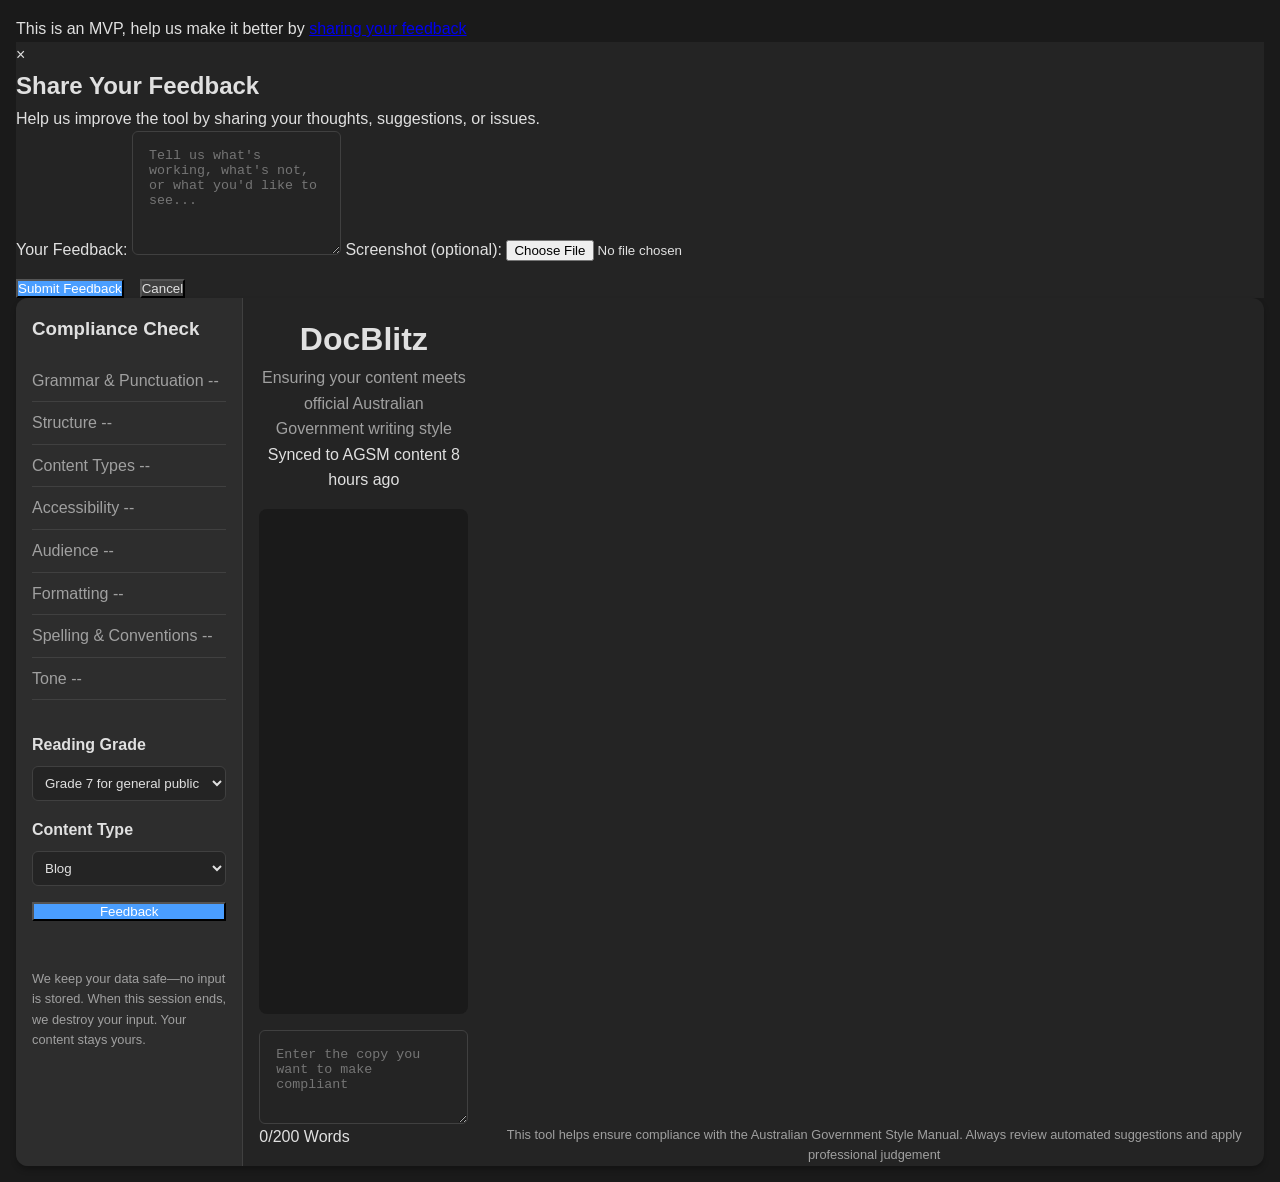
<file: templates/index.html>
<!DOCTYPE html>
<html lang="en">
<head>
    <meta charset="UTF-8">
    <meta name="viewport" content="width=device-width, initial-scale=1.0">
    <title>Government Compliance Tool</title>
    <link rel="stylesheet" href="/static/style.css">
    <link href="https://fonts.googleapis.com/css?family=Inter&display=swap" rel="stylesheet" />
    <link href="https://fonts.googleapis.com/css?family=Roboto+Flex&display=swap" rel="stylesheet" />
    <link href="https://fonts.googleapis.com/css?family=Lustria&display=swap" rel="stylesheet" />
</head>
<body>
    <!-- MVP Feedback Banner -->
    <div class="mvp-banner">
        <p>This is an MVP, help us make it better by <a href="#" id="feedbackLink">sharing your feedback</a></p>
    </div>

    <!-- Feedback Modal -->
    <div id="feedbackModal" class="modal">
        <div class="modal-content">
            <span class="close">&times;</span>
            <h2>Share Your Feedback</h2>
            <p>Help us improve the tool by sharing your thoughts, suggestions, or issues.</p>
            <form id="feedbackForm">
                <label for="feedbackText">Your Feedback:</label>
                <textarea id="feedbackText" name="feedback" rows="6" placeholder="Tell us what's working, what's not, or what you'd like to see..." required></textarea>
                
                <label for="feedbackScreenshot">Screenshot (optional):</label>
                <input type="file" id="feedbackScreenshot" name="screenshot" accept="image/*">
                
                <div class="button-group">
                    <button type="submit" class="btn-primary">Submit Feedback</button>
                    <button type="button" class="btn-secondary" id="cancelFeedback">Cancel</button>
                </div>
                <div id="feedbackStatus" class="feedback-status"></div>
            </form>
        </div>
    </div>

    <div class="container">
        <aside class="sidebar">
            <h3>Compliance Check</h3>
            <ul id="compliance-list">
                <li>Grammar & Punctuation <span class="status placeholder">--</span></li>
                <li>Structure <span class="status placeholder">--</span></li>
                <li>Content Types <span class="status placeholder">--</span></li>
                <li>Accessibility <span class="status placeholder">--</span></li>
                <li>Audience <span class="status placeholder">--</span></li>
                <li>Formatting <span class="status placeholder">--</span></li>
                <li>Spelling & Conventions <span class="status placeholder">--</span></li>
                <li>Tone <span class="status placeholder">--</span></li>
            </ul>
            <label for="readingGrade">Reading Grade</label>
            <select id="readingGrade">
                <option value="5">Grade 5 for young/less literate</option>
                <option value="7" selected>Grade 7 for general public</option>
                <option value="9">Grade 9 for educated adults</option>
                <option value="10">Grade 10 for academic content</option>
            </select>
            <label for="contentType">Content Type</label>
            <select id="contentType">
                <option value="blog">Blog</option>
                <option value="tweet">Tweet</option>
                <option value="email">Email</option>
                <option value="letter">Letter</option>
                <option value="report">Report</option>
                <option value="policy">Policy Document</option>
            </select>
            <button id="feedbackBtn" class="btn-feedback">Feedback</button>
            <p class="privacy-note">We keep your data safe—no input is stored. When this session ends, we destroy your input. Your content stays yours.</p>
        </aside>

        <main class="main-content">
            <header>
                <h1>DocBlitz</h1>
                <p class="subtitle">Ensuring your content meets official Australian Government writing style</p>
                <p class="synced-text">Synced to AGSM content 8 hours ago</p>
            </header>

            <div id="chat-history" class="chat-history"></div>

            <div class="chat-input">
                <textarea id="inputText" placeholder="Enter the copy you want to make compliant" rows="4"></textarea>
                <div class="word-count"><span id="wordCount">0/200 Words</span></div>
            </div>
        </main>

        <footer class="fixed-footer">
            <p>This tool helps ensure compliance with the Australian Government Style Manual. Always review automated suggestions and apply professional judgement</p>
        </footer>
    </div>

    <script>
        // Existing script from subagent result, with fixed footer and scrolling chat
        const chatHistory = document.getElementById('chat-history');
        const inputText = document.getElementById('inputText');
        const readingGrade = document.getElementById('readingGrade');
        const contentType = document.getElementById('contentType');
        const analyzeBtn = document.getElementById('analyzeBtn');
        const clearBtn = document.getElementById('clearBtn');
        const feedbackBtn = document.getElementById('feedbackBtn');
        const wordCount = document.getElementById('wordCount');

        // Update word count
        inputText.addEventListener('input', () => {
            const words = inputText.value.trim().split(/\s+/).length;
            wordCount.textContent = `${words}/200 Words`;
        });

        // Analyze
        analyzeBtn.addEventListener('click', async () => {
            // ... (existing submit logic)
        });

        // Clear
        clearBtn.addEventListener('click', () => {
            // ... (existing clear logic)
        });

        // Feedback
        feedbackBtn.addEventListener('click', () => {
            feedbackModal.style.display = 'block';
        });

        // ... (rest of script for modal, submit, etc.)
    </script>
</body>
</html>
</file>
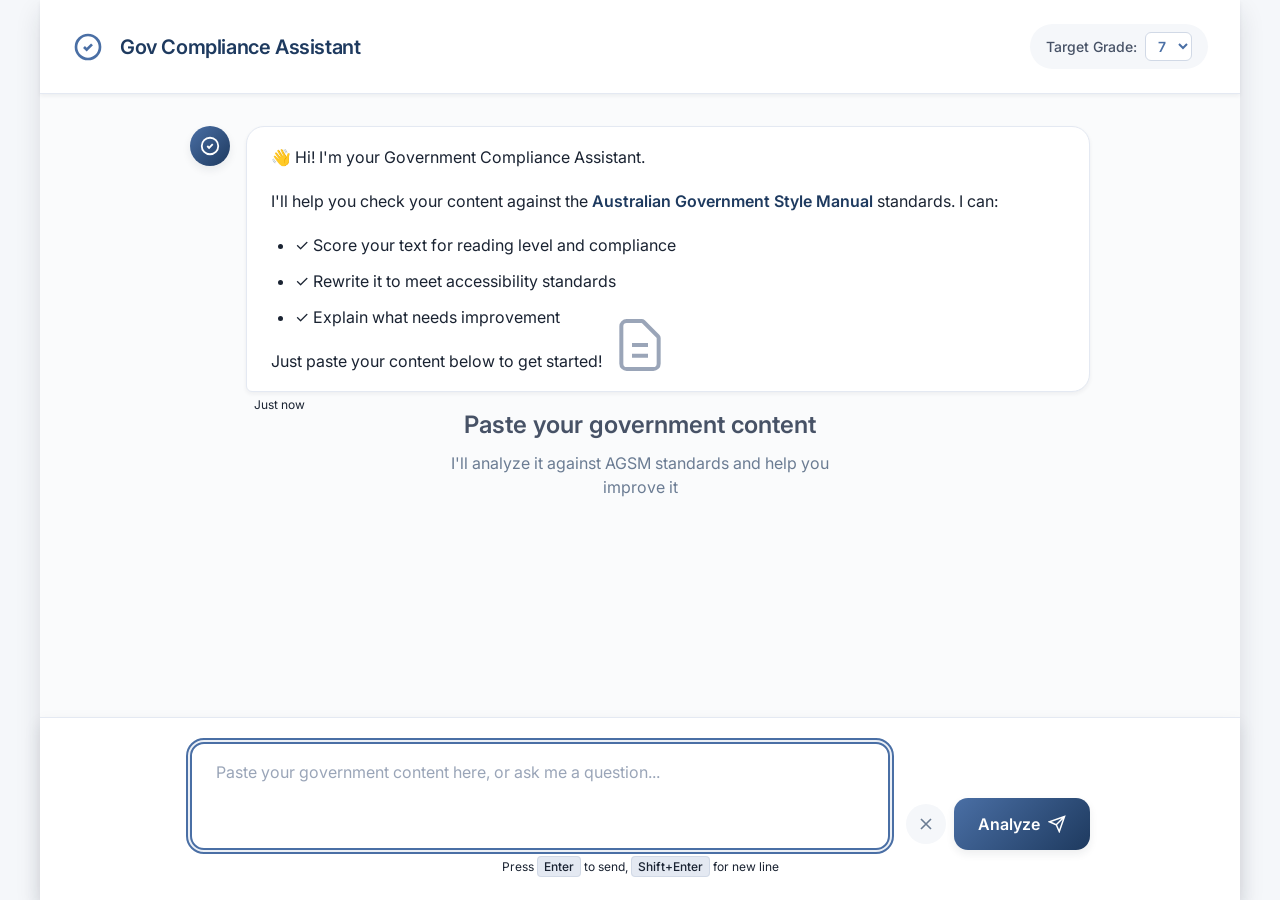
<file: templates/index-chat.html>
<!DOCTYPE html>
<html lang="en">
<head>
    <meta charset="UTF-8">
    <meta name="viewport" content="width=device-width, initial-scale=1.0">
    <title>Gov Compliance Assistant</title>
    <link rel="stylesheet" href="/static/style-chat.css">
    <link rel="preconnect" href="https://fonts.googleapis.com">
    <link rel="preconnect" href="https://fonts.gstatic.com" crossorigin>
    <link href="https://fonts.googleapis.com/css2?family=Inter:wght@400;500;600;700&display=swap" rel="stylesheet">
</head>
<body>
    <div class="app-container">
        <!-- Header -->
        <header class="app-header">
            <div class="header-content">
                <div class="logo-section">
                    <svg class="logo-icon" viewBox="0 0 24 24" fill="none" stroke="currentColor" stroke-width="2">
                        <path d="M9 12l2 2 4-4m6 2a9 9 0 11-18 0 9 9 0 0118 0z"/>
                    </svg>
                    <h1>Gov Compliance Assistant</h1>
                </div>
                <div class="header-meta">
                    <span class="grade-badge">
                        <span class="badge-label">Target Grade:</span>
                        <select id="headerGrade" class="grade-select">
                            <option value="6">6</option>
                            <option value="7" selected>7</option>
                            <option value="8">8</option>
                            <option value="9">9</option>
                        </select>
                    </span>
                </div>
            </div>
        </header>

        <!-- Chat Container -->
        <main class="chat-container" id="chatContainer" role="main" aria-label="Compliance analysis chat">
            <div class="chat-messages" id="chatMessages" role="log" aria-live="polite" aria-atomic="false">
                <!-- Welcome Message -->
                <div class="message-wrapper ai-message">
                    <div class="message-avatar">
                        <svg viewBox="0 0 24 24" fill="none" stroke="currentColor" stroke-width="2">
                            <path d="M9 12l2 2 4-4m6 2a9 9 0 11-18 0 9 9 0 0118 0z"/>
                        </svg>
                    </div>
                    <div class="message-content">
                        <div class="message-bubble">
                            <p>👋 Hi! I'm your Government Compliance Assistant.</p>
                            <p>I'll help you check your content against the <strong>Australian Government Style Manual</strong> standards. I can:</p>
                            <ul>
                                <li>✓ Score your text for reading level and compliance</li>
                                <li>✓ Rewrite it to meet accessibility standards</li>
                                <li>✓ Explain what needs improvement</li>
                            </ul>
                            <p>Just paste your content below to get started!</p>
                        </div>
                        <div class="message-timestamp">Just now</div>
                    </div>
                </div>
            </div>

            <!-- Empty State -->
            <div class="empty-state" id="emptyState">
                <svg class="empty-icon" viewBox="0 0 24 24" fill="none" stroke="currentColor" stroke-width="1.5">
                    <path d="M9 12h6m-6 4h6m2 5H7a2 2 0 01-2-2V5a2 2 0 012-2h5.586a1 1 0 01.707.293l5.414 5.414a1 1 0 01.293.707V19a2 2 0 01-2 2z"/>
                </svg>
                <h2>Paste your government content</h2>
                <p>I'll analyze it against AGSM standards and help you improve it</p>
            </div>
        </main>

        <!-- Input Area -->
        <div class="input-container">
            <div class="input-wrapper">
                <textarea 
                    id="messageInput" 
                    class="message-input"
                    placeholder="Paste your government content here, or ask me a question..."
                    rows="3"
                    aria-label="Government content to analyze"
                ></textarea>
                <div class="input-actions">
                    <button id="clearBtn" class="btn-icon" title="Clear input" aria-label="Clear input">
                        <svg viewBox="0 0 24 24" fill="none" stroke="currentColor" stroke-width="2">
                            <path d="M6 18L18 6M6 6l12 12"/>
                        </svg>
                    </button>
                    <button id="sendBtn" class="btn-primary" aria-label="Analyze text for compliance">
                        <span id="sendBtnText">Analyze</span>
                        <svg id="sendBtnIcon" viewBox="0 0 24 24" fill="none" stroke="currentColor" stroke-width="2">
                            <path d="M22 2L11 13M22 2l-7 20-4-9-9-4 20-7z"/>
                        </svg>
                        <span id="sendBtnLoader" class="btn-loader" style="display: none;">
                            <svg viewBox="0 0 24 24" fill="none" stroke="currentColor" stroke-width="2">
                                <circle cx="12" cy="12" r="10"/>
                            </svg>
                        </span>
                    </button>
                </div>
            </div>
            <div class="input-hint">
                Press <kbd>Enter</kbd> to send, <kbd>Shift+Enter</kbd> for new line
            </div>
        </div>
    </div>

    <script>
        // State
        let isAnalyzing = false;
        let messageHistory = [];

        // Elements
        const chatMessages = document.getElementById('chatMessages');
        const messageInput = document.getElementById('messageInput');
        const sendBtn = document.getElementById('sendBtn');
        const clearBtn = document.getElementById('clearBtn');
        const emptyState = document.getElementById('emptyState');
        const headerGrade = document.getElementById('headerGrade');
        const sendBtnText = document.getElementById('sendBtnText');
        const sendBtnIcon = document.getElementById('sendBtnIcon');
        const sendBtnLoader = document.getElementById('sendBtnLoader');

        // Utility: Format timestamp
        function getTimestamp() {
            const now = new Date();
            return now.toLocaleTimeString('en-AU', { hour: '2-digit', minute: '2-digit' });
        }

        // Utility: Add user message
        function addUserMessage(text) {
            const messageEl = document.createElement('div');
            messageEl.className = 'message-wrapper user-message';
            messageEl.innerHTML = `
                <div class="message-content">
                    <div class="message-bubble">
                        <p>${escapeHtml(text.length > 500 ? text.substring(0, 500) + '...' : text)}</p>
                    </div>
                    <div class="message-timestamp">${getTimestamp()}</div>
                </div>
                <div class="message-avatar user-avatar">
                    <svg viewBox="0 0 24 24" fill="none" stroke="currentColor" stroke-width="2">
                        <path d="M16 7a4 4 0 11-8 0 4 4 0 018 0zM12 14a7 7 0 00-7 7h14a7 7 0 00-7-7z"/>
                    </svg>
                </div>
            `;
            chatMessages.appendChild(messageEl);
            scrollToBottom();
            hideEmptyState();
        }

        // Utility: Add AI message
        function addAIMessage(content, streaming = false) {
            const messageEl = document.createElement('div');
            messageEl.className = 'message-wrapper ai-message' + (streaming ? ' streaming' : '');
            messageEl.innerHTML = `
                <div class="message-avatar">
                    <svg viewBox="0 0 24 24" fill="none" stroke="currentColor" stroke-width="2">
                        <path d="M9 12l2 2 4-4m6 2a9 9 0 11-18 0 9 9 0 0118 0z"/>
                    </svg>
                </div>
                <div class="message-content">
                    <div class="message-bubble">
                        ${content}
                    </div>
                    <div class="message-timestamp">${getTimestamp()}</div>
                </div>
            `;
            chatMessages.appendChild(messageEl);
            scrollToBottom();
            return messageEl;
        }

        // Utility: Create score card
        function createScoreCard(scores, title = 'Compliance Results') {
            const checks = scores.compliance.checks;
            const overallPassed = scores.compliance.score >= 75;
            
            return `
                <div class="insight-card">
                    <div class="card-header">
                        <h3>${title}</h3>
                        <span class="card-badge ${overallPassed ? 'success' : 'warning'}">
                            ${scores.compliance.score}% compliant
                        </span>
                    </div>
                    <div class="metrics-grid">
                        <div class="metric-item ${checks.grade_level.passed ? 'pass' : 'fail'}">
                            <div class="metric-icon">
                                ${checks.grade_level.passed ? '✓' : '⚠'}
                            </div>
                            <div class="metric-details">
                                <span class="metric-label">Reading Grade</span>
                                <span class="metric-value">${checks.grade_level.actual}</span>
                                <span class="metric-target">Target: ${checks.grade_level.target}</span>
                            </div>
                        </div>
                        <div class="metric-item ${checks.avg_sentence_length.passed ? 'pass' : 'fail'}">
                            <div class="metric-icon">
                                ${checks.avg_sentence_length.passed ? '✓' : '⚠'}
                            </div>
                            <div class="metric-details">
                                <span class="metric-label">Avg Sentence</span>
                                <span class="metric-value">${checks.avg_sentence_length.actual} words</span>
                                <span class="metric-target">Target: ${checks.avg_sentence_length.target}</span>
                            </div>
                        </div>
                        <div class="metric-item ${checks.max_sentence_length.passed ? 'pass' : 'fail'}">
                            <div class="metric-icon">
                                ${checks.max_sentence_length.passed ? '✓' : '⚠'}
                            </div>
                            <div class="metric-details">
                                <span class="metric-label">Longest Sentence</span>
                                <span class="metric-value">${checks.max_sentence_length.actual} words</span>
                                <span class="metric-target">Target: ${checks.max_sentence_length.target}</span>
                            </div>
                        </div>
                        <div class="metric-item ${checks.passive_voice.passed ? 'pass' : 'fail'}">
                            <div class="metric-icon">
                                ${checks.passive_voice.passed ? '✓' : '⚠'}
                            </div>
                            <div class="metric-details">
                                <span class="metric-label">Passive Voice</span>
                                <span class="metric-value">${checks.passive_voice.actual}</span>
                                <span class="metric-target">Target: ${checks.passive_voice.target}</span>
                            </div>
                        </div>
                    </div>
                </div>
            `;
        }

        // Utility: Create comparison card
        function createComparisonCard(original, improved, confidence) {
            return `
                <div class="insight-card comparison-card">
                    <div class="card-header">
                        <h3>Improved Version</h3>
                        <span class="card-badge ${confidence >= 90 ? 'success' : confidence >= 75 ? 'warning' : 'error'}">
                            ${confidence}% confidence
                        </span>
                    </div>
                    <div class="comparison-grid">
                        <div class="comparison-item">
                            <h4>Before</h4>
                            <div class="text-display">${escapeHtml(original)}</div>
                        </div>
                        <div class="comparison-item improved">
                            <h4>After</h4>
                            <div class="text-display">${escapeHtml(improved)}</div>
                            <button class="btn-action copy-btn" onclick="copyToClipboard('${escapeHtml(improved).replace(/'/g, "\\'")}')">
                                <svg viewBox="0 0 24 24" fill="none" stroke="currentColor" stroke-width="2">
                                    <path d="M8 16H6a2 2 0 01-2-2V6a2 2 0 012-2h8a2 2 0 012 2v2m-6 12h8a2 2 0 002-2v-8a2 2 0 00-2-2h-8a2 2 0 00-2 2v8a2 2 0 002 2z"/>
                                </svg>
                                Copy improved text
                            </button>
                        </div>
                    </div>
                </div>
            `;
        }

        // Utility: Scroll to bottom
        function scrollToBottom() {
            chatMessages.scrollTop = chatMessages.scrollHeight;
        }

        // Utility: Hide empty state
        function hideEmptyState() {
            if (emptyState) {
                emptyState.style.display = 'none';
            }
        }

        // Utility: Escape HTML
        function escapeHtml(text) {
            const div = document.createElement('div');
            div.textContent = text;
            return div.innerHTML;
        }

        // Utility: Copy to clipboard
        window.copyToClipboard = function(text) {
            // Unescape the HTML
            const textarea = document.createElement('textarea');
            textarea.innerHTML = text;
            const unescaped = textarea.value;
            
            navigator.clipboard.writeText(unescaped).then(() => {
                // Find the button and show feedback
                const buttons = document.querySelectorAll('.copy-btn');
                buttons.forEach(btn => {
                    const originalText = btn.innerHTML;
                    btn.innerHTML = '<svg viewBox="0 0 24 24" fill="none" stroke="currentColor" stroke-width="2"><path d="M5 13l4 4L19 7"/></svg>Copied!';
                    btn.classList.add('copied');
                    setTimeout(() => {
                        btn.innerHTML = originalText;
                        btn.classList.remove('copied');
                    }, 2000);
                });
            });
        };

        // Handle send
        async function handleSend() {
            const text = messageInput.value.trim();
            
            if (!text || isAnalyzing) return;

            // Add user message
            addUserMessage(text);
            messageInput.value = '';
            
            // Set analyzing state
            isAnalyzing = true;
            sendBtn.disabled = true;
            sendBtnText.style.display = 'none';
            sendBtnIcon.style.display = 'none';
            sendBtnLoader.style.display = 'block';

            // Add thinking message
            const thinkingMsg = addAIMessage(`
                <p class="thinking-text">
                    <span class="thinking-dots"></span>
                    Analyzing your text against AGSM standards...
                </p>
            `, true);

            try {
                const response = await fetch('/api/analyze', {
                    method: 'POST',
                    headers: { 'Content-Type': 'application/json' },
                    body: JSON.stringify({
                        text: text,
                        target_grade: parseFloat(headerGrade.value)
                    })
                });

                const data = await response.json();

                // Remove thinking message
                thinkingMsg.remove();

                if (!response.ok) {
                    throw new Error(data.error || 'Analysis failed');
                }

                // Add results message
                let resultsContent = `<p>I've analyzed your text. Here's what I found:</p>`;
                resultsContent += createScoreCard(data.original_scores, 'Original Text');

                if (data.rewritten_text) {
                    resultsContent += `
                        <p style="margin-top: 1rem;">I've also created an improved version that meets the standards:</p>
                    `;
                    resultsContent += createScoreCard(data.new_scores, 'Improved Text');
                    resultsContent += createComparisonCard(data.original_text, data.rewritten_text, data.confidence);
                    resultsContent += `
                        <p class="info-text">
                            <em>${data.message} (${data.iterations} iteration${data.iterations !== 1 ? 's' : ''})</em>
                        </p>
                    `;
                } else if (data.warning) {
                    resultsContent += `
                        <p class="warning-text">
                            ⚠️ ${data.warning}
                        </p>
                    `;
                }

                addAIMessage(resultsContent);

            } catch (error) {
                thinkingMsg.remove();
                addAIMessage(`
                    <p class="error-text">
                        ❌ Sorry, something went wrong: ${error.message}
                    </p>
                    <p>Please try again or check your connection.</p>
                `);
            } finally {
                isAnalyzing = false;
                sendBtn.disabled = false;
                sendBtnText.style.display = 'inline';
                sendBtnIcon.style.display = 'inline';
                sendBtnLoader.style.display = 'none';
            }
        }

        // Event listeners
        sendBtn.addEventListener('click', handleSend);

        clearBtn.addEventListener('click', () => {
            messageInput.value = '';
            messageInput.focus();
        });

        messageInput.addEventListener('keydown', (e) => {
            if (e.key === 'Enter' && !e.shiftKey) {
                e.preventDefault();
                handleSend();
            }
        });

        // Auto-resize textarea
        messageInput.addEventListener('input', function() {
            this.style.height = 'auto';
            this.style.height = Math.min(this.scrollHeight, 200) + 'px';
        });

        // Focus input on load
        messageInput.focus();
    </script>
</body>
</html>
</file>
<file: static/style.css>
/* Government Compliance Tool - Dark Theme Styling */

* {
    margin: 0;
    padding: 0;
    box-sizing: border-box;
}

:root {
    --primary: #4a9eff;
    --primary-dark: #3d85d9;
    --success: #22c55e;
    --danger: #ef4444;
    --warning: #eab308;
    --bg: #1a1a1a;
    --content-bg: #242424;
    --sidebar-bg: #2d2d2d;
    --text: #e0e0e0;
    --text-dim: #a0a0a0;
    --border: #404040;
}

body {
    font-family: -apple-system, BlinkMacSystemFont, 'Segoe UI', Roboto, 'Helvetica Neue', Arial, sans-serif;
    line-height: 1.6;
    color: var(--text);
    background: var(--bg);
    padding: 1rem;
}

.container {
    display: flex;
    max-width: 1400px;
    margin: 0 auto;
    background: var(--content-bg);
    border-radius: 12px;
    box-shadow: 0 4px 6px -1px rgba(0, 0, 0, 0.3);
    overflow: hidden;
    height: calc(100vh - 2rem);
}

.sidebar {
    width: 250px;
    background: var(--sidebar-bg);
    padding: 1rem;
    border-right: 1px solid var(--border);
    overflow-y: auto;
}

.sidebar h3 {
    color: var(--accent);
    margin-bottom: 1rem;
}

#compliance-list {
    list-style: none;
    margin-bottom: 2rem;
}

#compliance-list li {
    padding: 0.5rem 0;
    border-bottom: 1px solid var(--border);
    color: var(--text-dim);
}

.sidebar label {
    display: block;
    margin: 1rem 0 0.5rem;
    color: var(--text);
    font-weight: 600;
}

.sidebar select {
    width: 100%;
    padding: 0.5rem;
    background: var(--content-bg);
    color: var(--text);
    border: 1px solid var(--border);
    border-radius: 6px;
}

.btn-feedback {
    width: 100%;
    margin: 1rem 0;
    background: var(--primary);
    color: white;
}

.privacy-note {
    font-size: 0.8rem;
    color: var(--text-dim);
    margin-top: 2rem;
}

.main-content {
    flex: 1;
    padding: 1rem;
    display: flex;
    flex-direction: column;
}

header {
    text-align: center;
    margin-bottom: 1rem;
}

h1 {
    color: var(--accent);
}

.subtitle {
    color: var(--text-dim);
}

.chat-history {
    flex: 1;
    overflow-y: auto;
    padding: 1rem;
    background: var(--bg);
    border-radius: 8px;
    margin-bottom: 1rem;
}

.chat-input {
    display: flex;
    flex-direction: column;
}

textarea {
    background: var(--content-bg);
    color: var(--text);
    border: 1px solid var(--border);
    border-radius: 6px;
    padding: 1rem;
}

.button-group {
    display: flex;
    gap: 1rem;
    margin-top: 1rem;
}

.btn-primary {
    background: var(--primary);
    color: white;
}

.btn-secondary {
    background: var(--border);
    color: var(--text);
}

.message {
    margin-bottom: 1rem;
}

.message.user .message-content {
    background: var(--primary);
    color: white;
    border-radius: 18px;
    padding: 1rem;
    max-width: 80%;
    margin-left: auto;
}

.message.assistant .message-content {
    background: var(--content-bg);
    border: 1px solid var(--border);
    border-radius: 8px;
    padding: 1rem;
}

.bubble-title {
    font-weight: 600;
    margin-bottom: 0.5rem;
}

.overall-score {
    font-size: 1.2rem;
    font-weight: 600;
    text-align: center;
    margin-bottom: 1rem;
}

.accordion-toggle {
    width: 100%;
    padding: 0.5rem;
    background: var(--sidebar-bg);
    color: var(--text);
    border: none;
    border-radius: 6px;
    cursor: pointer;
    text-align: left;
}

.accordion-content {
    margin-top: 0.5rem;
}

.btn-copy {
    margin-top: 1rem;
    background: var(--success);
    color: white;
}

.modal-content {
    background: var(--content-bg);
    color: var(--text);
}

.feedback-status.success {
    color: var(--success);
}

.feedback-status.error {
    color: var(--danger);
}

footer {
    text-align: center;
    color: var(--text-dim);
    font-size: 0.8rem;
    margin-top: auto;
    padding-top: 1rem;
}

/* Add more styles as needed */
</file>
<file: static/style-chat.css>
/* Gov Compliance Tool - Agentic Chat Interface */
/* Trust-promoting, soft, elegant design */

/* ========================================
   RESET & BASE
   ======================================== */

* {
    margin: 0;
    padding: 0;
    box-sizing: border-box;
}

:root {
    /* Primary Colors - Trust & Authority */
    --primary-navy: #1e3a5f;
    --primary-blue: #4a6fa5;
    --accent-sage: #8da377;
    --accent-warm: #e8b86d;
    
    /* Neutrals - Soft & Professional */
    --neutral-50: #fafbfc;
    --neutral-100: #f5f7fa;
    --neutral-200: #e4e9f2;
    --neutral-300: #d1d9e6;
    --neutral-400: #9aa5b8;
    --neutral-600: #6b7c93;
    --neutral-700: #475266;
    --neutral-900: #1a2332;
    
    /* Semantic Colors - Gentle, Not Aggressive */
    --success-green: #52b788;
    --success-light: #d8f3dc;
    --warning-amber: #f4a261;
    --warning-light: #fef3e2;
    --error-coral: #e76f51;
    --error-light: #ffe5e0;
    --info-sky: #7fb3d5;
    --info-light: #e0f2fe;
    
    /* Typography */
    --font-family: 'Inter', 'SF Pro Display', -apple-system, BlinkMacSystemFont, 
                   'Segoe UI', 'Roboto', 'Helvetica Neue', Arial, sans-serif;
    
    --text-xs: 0.75rem;      /* 12px */
    --text-sm: 0.875rem;     /* 14px */
    --text-base: 1rem;       /* 16px */
    --text-lg: 1.125rem;     /* 18px */
    --text-xl: 1.25rem;      /* 20px */
    --text-2xl: 1.5rem;      /* 24px */
    
    --leading-tight: 1.25;
    --leading-normal: 1.5;
    --leading-relaxed: 1.75;
    
    /* Spacing */
    --space-xs: 0.25rem;
    --space-sm: 0.5rem;
    --space-md: 1rem;
    --space-lg: 1.5rem;
    --space-xl: 2rem;
    --space-2xl: 3rem;
    
    /* Border Radius */
    --radius-sm: 6px;
    --radius-md: 10px;
    --radius-lg: 14px;
    --radius-xl: 18px;
    --radius-full: 9999px;
    
    /* Shadows - Soft & Elegant */
    --shadow-xs: 0 1px 2px rgba(26, 35, 50, 0.05);
    --shadow-sm: 0 2px 4px rgba(26, 35, 50, 0.06);
    --shadow-md: 0 4px 8px rgba(26, 35, 50, 0.08);
    --shadow-lg: 0 8px 16px rgba(26, 35, 50, 0.1);
    --shadow-xl: 0 12px 24px rgba(26, 35, 50, 0.12);
    
    /* Transitions */
    --transition-fast: 150ms ease;
    --transition-normal: 250ms ease;
    --transition-slow: 350ms ease;
}

/* ========================================
   BASE STYLES
   ======================================== */

body {
    font-family: var(--font-family);
    font-size: var(--text-base);
    line-height: var(--leading-normal);
    color: var(--neutral-900);
    background: var(--neutral-100);
    -webkit-font-smoothing: antialiased;
    -moz-osx-font-smoothing: grayscale;
}

/* ========================================
   APP LAYOUT
   ======================================== */

.app-container {
    display: flex;
    flex-direction: column;
    height: 100vh;
    max-width: 1200px;
    margin: 0 auto;
    background: var(--neutral-50);
    box-shadow: var(--shadow-xl);
}

/* ========================================
   HEADER
   ======================================== */

.app-header {
    background: white;
    border-bottom: 1px solid var(--neutral-200);
    padding: var(--space-lg) var(--space-xl);
    position: sticky;
    top: 0;
    z-index: 100;
    box-shadow: var(--shadow-sm);
}

.header-content {
    display: flex;
    justify-content: space-between;
    align-items: center;
    gap: var(--space-lg);
}

.logo-section {
    display: flex;
    align-items: center;
    gap: var(--space-md);
}

.logo-icon {
    width: 32px;
    height: 32px;
    color: var(--primary-blue);
    flex-shrink: 0;
}

.app-header h1 {
    font-size: var(--text-xl);
    font-weight: 600;
    color: var(--primary-navy);
    letter-spacing: -0.02em;
}

.header-meta {
    display: flex;
    align-items: center;
    gap: var(--space-lg);
}

.grade-badge {
    display: flex;
    align-items: center;
    gap: var(--space-sm);
    padding: var(--space-sm) var(--space-md);
    background: var(--neutral-100);
    border-radius: var(--radius-full);
    font-size: var(--text-sm);
    color: var(--neutral-700);
}

.badge-label {
    font-weight: 500;
}

.grade-select {
    border: 1px solid var(--neutral-300);
    border-radius: var(--radius-sm);
    padding: 4px 8px;
    font-family: var(--font-family);
    font-size: var(--text-sm);
    font-weight: 600;
    color: var(--primary-blue);
    background: white;
    cursor: pointer;
    transition: all var(--transition-fast);
}

.grade-select:hover {
    border-color: var(--primary-blue);
}

.grade-select:focus {
    outline: none;
    border-color: var(--primary-blue);
    box-shadow: 0 0 0 3px rgba(74, 111, 165, 0.1);
}

/* ========================================
   CHAT CONTAINER
   ======================================== */

.chat-container {
    flex: 1;
    overflow-y: auto;
    padding: var(--space-xl);
    position: relative;
}

.chat-messages {
    display: flex;
    flex-direction: column;
    gap: var(--space-lg);
    max-width: 900px;
    margin: 0 auto;
}

/* ========================================
   EMPTY STATE
   ======================================== */

.empty-state {
    position: absolute;
    top: 50%;
    left: 50%;
    transform: translate(-50%, -50%);
    text-align: center;
    max-width: 400px;
    color: var(--neutral-600);
}

.empty-icon {
    width: 64px;
    height: 64px;
    color: var(--neutral-400);
    margin: 0 auto var(--space-lg);
}

.empty-state h2 {
    font-size: var(--text-2xl);
    font-weight: 600;
    color: var(--neutral-700);
    margin-bottom: var(--space-sm);
}

.empty-state p {
    font-size: var(--text-base);
    color: var(--neutral-600);
}

/* ========================================
   MESSAGE BUBBLES
   ======================================== */

.message-wrapper {
    display: flex;
    gap: var(--space-md);
    animation: messageSlideIn 0.3s ease-out;
}

@keyframes messageSlideIn {
    from {
        opacity: 0;
        transform: translateY(10px);
    }
    to {
        opacity: 1;
        transform: translateY(0);
    }
}

.message-avatar {
    width: 40px;
    height: 40px;
    border-radius: var(--radius-full);
    display: flex;
    align-items: center;
    justify-content: center;
    flex-shrink: 0;
    background: linear-gradient(135deg, var(--primary-blue), var(--primary-navy));
    color: white;
    box-shadow: var(--shadow-md);
}

.message-avatar svg {
    width: 22px;
    height: 22px;
}

.user-avatar {
    background: linear-gradient(135deg, var(--neutral-400), var(--neutral-600));
}

.message-content {
    flex: 1;
    display: flex;
    flex-direction: column;
    gap: var(--space-xs);
}

.message-bubble {
    padding: var(--space-md) var(--space-lg);
    border-radius: var(--radius-xl);
    font-size: var(--text-base);
    line-height: var(--leading-relaxed);
}

/* AI Messages (Left) */
.ai-message .message-bubble {
    background: white;
    color: var(--neutral-900);
    border: 1px solid var(--neutral-200);
    border-bottom-left-radius: var(--radius-sm);
    box-shadow: var(--shadow-sm);
}

.ai-message .message-bubble p {
    margin-bottom: var(--space-md);
}

.ai-message .message-bubble p:last-child {
    margin-bottom: 0;
}

.ai-message .message-bubble ul {
    margin: var(--space-md) 0;
    padding-left: var(--space-lg);
}

.ai-message .message-bubble li {
    margin-bottom: var(--space-sm);
}

.ai-message .message-bubble strong {
    color: var(--primary-navy);
    font-weight: 600;
}

/* User Messages (Right) */
.user-message {
    flex-direction: row-reverse;
}

.user-message .message-content {
    align-items: flex-end;
}

.user-message .message-bubble {
    background: linear-gradient(135deg, var(--primary-blue), var(--primary-navy));
    color: white;
    border-bottom-right-radius: var(--radius-sm);
    box-shadow: var(--shadow-md);
    max-width: 70%;
}

.message-timestamp {
    font-size: var(--text-xs);
    color: var(--neutral-500);
    padding: 0 var(--space-sm);
}

/* Streaming Animation */
.message-wrapper.streaming {
    opacity: 0.8;
}

.thinking-text {
    display: flex;
    align-items: center;
    gap: var(--space-sm);
    font-style: italic;
    color: var(--neutral-600);
}

.thinking-dots::after {
    content: '...';
    animation: thinkingDots 1.4s infinite;
}

@keyframes thinkingDots {
    0%, 20% { content: '.'; }
    40% { content: '..'; }
    60%, 100% { content: '...'; }
}

/* ========================================
   INSIGHT CARDS
   ======================================== */

.insight-card {
    background: var(--neutral-50);
    border: 1px solid var(--neutral-200);
    border-radius: var(--radius-lg);
    padding: var(--space-lg);
    margin: var(--space-lg) 0;
    box-shadow: var(--shadow-xs);
}

.card-header {
    display: flex;
    justify-content: space-between;
    align-items: center;
    margin-bottom: var(--space-lg);
    padding-bottom: var(--space-md);
    border-bottom: 1px solid var(--neutral-200);
}

.card-header h3 {
    font-size: var(--text-lg);
    font-weight: 600;
    color: var(--neutral-900);
}

.card-badge {
    padding: var(--space-xs) var(--space-md);
    border-radius: var(--radius-full);
    font-size: var(--text-sm);
    font-weight: 600;
}

.card-badge.success {
    background: var(--success-light);
    color: var(--success-green);
}

.card-badge.warning {
    background: var(--warning-light);
    color: var(--warning-amber);
}

.card-badge.error {
    background: var(--error-light);
    color: var(--error-coral);
}

/* ========================================
   METRICS GRID
   ======================================== */

.metrics-grid {
    display: grid;
    grid-template-columns: repeat(auto-fit, minmax(200px, 1fr));
    gap: var(--space-md);
}

.metric-item {
    display: flex;
    gap: var(--space-md);
    padding: var(--space-md);
    background: white;
    border: 1px solid var(--neutral-200);
    border-left: 3px solid var(--neutral-300);
    border-radius: var(--radius-md);
    transition: all var(--transition-fast);
}

.metric-item:hover {
    transform: translateY(-2px);
    box-shadow: var(--shadow-md);
}

.metric-item.pass {
    border-left-color: var(--success-green);
}

.metric-item.fail {
    border-left-color: var(--error-coral);
}

.metric-icon {
    width: 32px;
    height: 32px;
    border-radius: var(--radius-full);
    display: flex;
    align-items: center;
    justify-content: center;
    font-size: var(--text-lg);
    font-weight: 700;
    flex-shrink: 0;
}

.metric-item.pass .metric-icon {
    background: var(--success-light);
    color: var(--success-green);
}

.metric-item.fail .metric-icon {
    background: var(--error-light);
    color: var(--error-coral);
}

.metric-details {
    display: flex;
    flex-direction: column;
    gap: 2px;
}

.metric-label {
    font-size: var(--text-sm);
    font-weight: 500;
    color: var(--neutral-600);
}

.metric-value {
    font-size: var(--text-lg);
    font-weight: 700;
    color: var(--neutral-900);
}

.metric-target {
    font-size: var(--text-xs);
    color: var(--neutral-500);
}

/* ========================================
   COMPARISON CARD
   ======================================== */

.comparison-card {
    margin-top: var(--space-xl);
}

.comparison-grid {
    display: grid;
    grid-template-columns: 1fr 1fr;
    gap: var(--space-lg);
}

.comparison-item {
    background: white;
    padding: var(--space-lg);
    border-radius: var(--radius-md);
    border: 1px solid var(--neutral-200);
}

.comparison-item.improved {
    border-color: var(--success-green);
    background: var(--success-light);
}

.comparison-item h4 {
    font-size: var(--text-base);
    font-weight: 600;
    color: var(--neutral-700);
    margin-bottom: var(--space-md);
}

.text-display {
    padding: var(--space-md);
    background: var(--neutral-50);
    border-radius: var(--radius-sm);
    font-size: var(--text-sm);
    line-height: var(--leading-relaxed);
    color: var(--neutral-800);
    max-height: 300px;
    overflow-y: auto;
    white-space: pre-wrap;
    word-wrap: break-word;
}

.comparison-item.improved .text-display {
    background: white;
}

/* ========================================
   ACTION BUTTONS
   ======================================== */

.btn-action {
    display: inline-flex;
    align-items: center;
    gap: var(--space-sm);
    padding: var(--space-sm) var(--space-md);
    margin-top: var(--space-md);
    background: white;
    border: 1px solid var(--neutral-300);
    border-radius: var(--radius-md);
    font-family: var(--font-family);
    font-size: var(--text-sm);
    font-weight: 500;
    color: var(--primary-blue);
    cursor: pointer;
    transition: all var(--transition-fast);
}

.btn-action:hover {
    background: var(--primary-blue);
    color: white;
    border-color: var(--primary-blue);
    transform: translateY(-1px);
    box-shadow: var(--shadow-md);
}

.btn-action:active {
    transform: translateY(0);
}

.btn-action svg {
    width: 16px;
    height: 16px;
}

.btn-action.copied {
    background: var(--success-green);
    color: white;
    border-color: var(--success-green);
}

/* ========================================
   INFO/WARNING/ERROR TEXT
   ======================================== */

.info-text {
    padding: var(--space-md);
    background: var(--info-light);
    border-left: 3px solid var(--info-sky);
    border-radius: var(--radius-sm);
    font-size: var(--text-sm);
    color: var(--neutral-700);
    margin-top: var(--space-md);
}

.warning-text {
    padding: var(--space-md);
    background: var(--warning-light);
    border-left: 3px solid var(--warning-amber);
    border-radius: var(--radius-sm);
    font-size: var(--text-sm);
    color: var(--neutral-700);
}

.error-text {
    padding: var(--space-md);
    background: var(--error-light);
    border-left: 3px solid var(--error-coral);
    border-radius: var(--radius-sm);
    font-size: var(--text-sm);
    color: var(--neutral-700);
}

/* ========================================
   INPUT CONTAINER
   ======================================== */

.input-container {
    background: white;
    border-top: 1px solid var(--neutral-200);
    padding: var(--space-lg) var(--space-xl);
    box-shadow: var(--shadow-lg);
}

.input-wrapper {
    display: flex;
    gap: var(--space-md);
    align-items: flex-end;
    max-width: 900px;
    margin: 0 auto;
}

.message-input {
    flex: 1;
    padding: var(--space-md) var(--space-lg);
    border: 2px solid var(--neutral-200);
    border-radius: var(--radius-lg);
    font-family: var(--font-family);
    font-size: var(--text-base);
    line-height: var(--leading-normal);
    color: var(--neutral-900);
    resize: none;
    min-height: 56px;
    max-height: 200px;
    transition: all var(--transition-fast);
}

.message-input:focus {
    outline: none;
    border-color: var(--primary-blue);
    box-shadow: 0 0 0 3px rgba(74, 111, 165, 0.1);
}

.message-input::placeholder {
    color: var(--neutral-400);
}

.input-actions {
    display: flex;
    gap: var(--space-sm);
    align-items: center;
}

.btn-icon {
    width: 40px;
    height: 40px;
    padding: 0;
    border: none;
    border-radius: var(--radius-full);
    background: var(--neutral-100);
    color: var(--neutral-600);
    cursor: pointer;
    display: flex;
    align-items: center;
    justify-content: center;
    transition: all var(--transition-fast);
}

.btn-icon:hover {
    background: var(--neutral-200);
    color: var(--neutral-900);
}

.btn-icon svg {
    width: 20px;
    height: 20px;
}

.btn-primary {
    display: inline-flex;
    align-items: center;
    gap: var(--space-sm);
    padding: var(--space-md) var(--space-lg);
    border: none;
    border-radius: var(--radius-lg);
    background: linear-gradient(135deg, var(--primary-blue), var(--primary-navy));
    color: white;
    font-family: var(--font-family);
    font-size: var(--text-base);
    font-weight: 600;
    cursor: pointer;
    transition: all var(--transition-fast);
    box-shadow: var(--shadow-md);
}

.btn-primary:hover:not(:disabled) {
    transform: translateY(-2px);
    box-shadow: var(--shadow-lg);
}

.btn-primary:active:not(:disabled) {
    transform: translateY(0);
}

.btn-primary:disabled {
    opacity: 0.6;
    cursor: not-allowed;
}

.btn-primary svg {
    width: 18px;
    height: 18px;
}

.btn-loader {
    display: inline-flex;
    animation: spin 0.8s linear infinite;
}

@keyframes spin {
    to { transform: rotate(360deg); }
}

.btn-loader svg {
    width: 18px;
    height: 18px;
}

.input-hint {
    text-align: center;
    font-size: var(--text-xs);
    color: var(--neutral-500);
    margin-top: var(--space-sm);
}

.input-hint kbd {
    padding: 2px 6px;
    background: var(--neutral-200);
    border: 1px solid var(--neutral-300);
    border-radius: 4px;
    font-family: var(--font-family);
    font-size: var(--text-xs);
    font-weight: 500;
}

/* ========================================
   SCROLLBAR STYLING
   ======================================== */

.chat-container::-webkit-scrollbar,
.text-display::-webkit-scrollbar {
    width: 8px;
}

.chat-container::-webkit-scrollbar-track,
.text-display::-webkit-scrollbar-track {
    background: var(--neutral-100);
}

.chat-container::-webkit-scrollbar-thumb,
.text-display::-webkit-scrollbar-thumb {
    background: var(--neutral-300);
    border-radius: var(--radius-full);
}

.chat-container::-webkit-scrollbar-thumb:hover,
.text-display::-webkit-scrollbar-thumb:hover {
    background: var(--neutral-400);
}

/* ========================================
   RESPONSIVE
   ======================================== */

@media (max-width: 768px) {
    .app-container {
        height: 100dvh; /* Use dynamic viewport height on mobile */
    }
    
    .app-header {
        padding: var(--space-md) var(--space-lg);
    }
    
    .header-content {
        flex-direction: column;
        align-items: flex-start;
        gap: var(--space-md);
    }
    
    .app-header h1 {
        font-size: var(--text-lg);
    }
    
    .logo-icon {
        width: 28px;
        height: 28px;
    }
    
    .chat-container {
        padding: var(--space-lg);
    }
    
    .message-avatar {
        width: 36px;
        height: 36px;
    }
    
    .message-avatar svg {
        width: 18px;
        height: 18px;
    }
    
    .user-message .message-bubble {
        max-width: 85%;
    }
    
    .metrics-grid {
        grid-template-columns: 1fr;
    }
    
    .comparison-grid {
        grid-template-columns: 1fr;
    }
    
    .input-container {
        padding: var(--space-md) var(--space-lg);
    }
    
    .input-wrapper {
        flex-direction: column;
        align-items: stretch;
    }
    
    .input-actions {
        justify-content: flex-end;
    }
}

@media (max-width: 480px) {
    .app-header h1 {
        font-size: var(--text-base);
    }
    
    .message-bubble {
        padding: var(--space-sm) var(--space-md);
        font-size: var(--text-sm);
    }
    
    .metric-item {
        padding: var(--space-sm);
    }
    
    .insight-card {
        padding: var(--space-md);
    }
}

/* ========================================
   ACCESSIBILITY
   ======================================== */

@media (prefers-reduced-motion: reduce) {
    *,
    *::before,
    *::after {
        animation-duration: 0.01ms !important;
        animation-iteration-count: 1 !important;
        transition-duration: 0.01ms !important;
    }
}

/* Focus visible for keyboard navigation */
.btn-primary:focus-visible,
.btn-icon:focus-visible,
.btn-action:focus-visible,
.grade-select:focus-visible,
.message-input:focus-visible {
    outline: 2px solid var(--primary-blue);
    outline-offset: 2px;
}

/* Print styles */
@media print {
    .input-container,
    .app-header {
        display: none;
    }
    
    .app-container {
        height: auto;
        box-shadow: none;
    }
    
    .chat-container {
        overflow: visible;
    }
}
</file>
